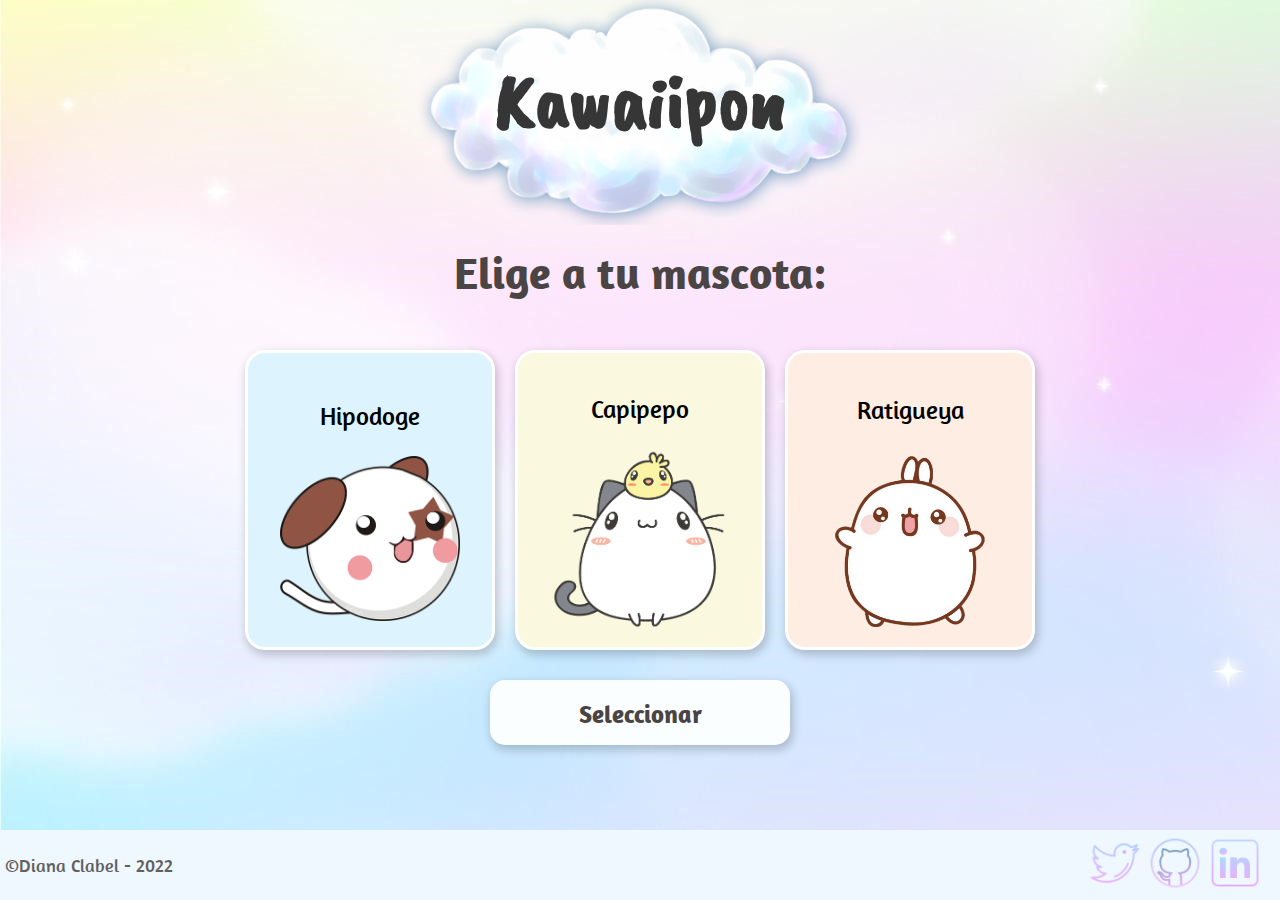
<file: mokepon/mokepon.html>
<!DOCTYPE html>
<html lang="en">
  <head>
    <meta charset="UTF-8" />
    <meta http-equiv="X-UA-Compatible" content="IE=edge" />
    <meta name="viewport" content="width=device-width, initial-scale=1.0" />
    <link rel="preconnect" href="https://fonts.googleapis.com" />
    <link rel="preconnect" href="https://fonts.gstatic.com" crossorigin />
    <link
      href="https://fonts.googleapis.com/css2?family=Amaranth&family=Caveat+Brush&display=swap"
      rel="stylesheet"
    />
    <title>Kawaiipon</title>
    <link rel="stylesheet" href="./style.css" />
  </head>
  <body>
    <section id="seleccionar-mascota">
      <h1 class="titulo">Kawaiipon</h1>
      <h2 class="subtitulo">Elige a tu mascota:</h2>
      <div class="contenedor_mascota--jugador">
        <!--en este input  debemos ponerle un atributo name para encapsularlo en un grupo "mascota"-->
        <input type="radio" name="mascota" id="hipodoge" />
        <label class="tarjeta-de-mokepon imagen-1" for="hipodoge">
          <p class="titulo-tarjeta">Hipodoge</p>
          <div class="contenedor_imagen">
            <img src="./assets/imagen/imagen-2.png" alt="hipodogue" />
          </div>
        </label>

        <input type="radio" name="mascota" id="capipepo" />
        <label class="tarjeta-de-mokepon imagen-2" for="capipepo">
          <p class="titulo-tarjeta">Capipepo</p>
          <div class="contenedor_imagen">
            <img src="./assets/imagen/imagen-3.com.png" alt="capipepo" />
          </div>
        </label>

        <input type="radio" name="mascota" id="ratigueya" />
        <label class="tarjeta-de-mokepon imagen-3" for="ratigueya">
          <p class="titulo-tarjeta">Ratigueya</p>
          <div class="contenedor_imagen">
            <img src="./assets/imagen/imagen-1.png" alt="ratigueya" />
          </div>
        </label>
        <input type="radio" name="mascota" id="ratigueya" />
      </div>
      <div class="contenedor__btn">
        <button class="boton_mascota--seleccionar" id="boton-mascota">
          Seleccionar
        </button>
      </div>
    </section>
    <!--parte dos-->
    <section id="seleccionar-ataque">
      <h1 class="titulo">Kawaiipon</h1>
      <h2 class="subtitulo">Elige tu ataque:</h2>
      <div>
        <button class="btn__ataque" id="boton-fuego">
          <div class="items-ataque">
            <p>Rayos de sol</p>
            <img
              src="./assets/imagen/sol.png"
              width="100px"
              alt="Rayos de sol"
            />
          </div>
        </button>
        <button class="btn__ataque" id="boton-agua">
          <div class="items-ataque">
            <p>gotas de lluvia</p>
            <img
              src="./assets/imagen/lluvia.png"
              width="80px"
              alt="imagen de gotas de lluvia"
            />
          </div>
        </button>
        <button class="btn__ataque" id="boton-tierra">
          <div class="items-ataque">
            <p>Tormenta de arena</p>
            <img
              src="./assets/imagen/arena.png"
              width="100px"
              alt="Tormenta de arena"
            />
          </div>
        </button>
      </div>

      <div id="mensajes">
        <p id="resultado">Comienza el combate</p>
        <section id="reiniciar">
          <button id="boton-reiniciar">Reiniciar</button>
        </section>
      </div>

      <div class="ataques">
        <div class="contenedor-jugador">
          <p id="mascota-jugador" class="titulo-mascota__selecionado"></p>
          <div
            id="contenedor-imagen-jugador"
            class="contenedor-imagen__seleccionado"
          ></div>
          <p id="vidas-jugador" class="vidas-jugador">💗💗💗</p>
          <div id="ataque-del-jugador"></div>
        </div>
        <div class="contenedor-enemigo">
          <p id="mascota-enemigo" class="titulo-mascota__selecionado"></p>
          <div
            id="contenedor-imagen-enemigo"
            class="contenedor-imagen__seleccionado"
          ></div>
          <p id="vidas-enemigo" class="vidas-enemigo">💗💗💗</p>
          <div id="ataque-del-enemigo"></div>
        </div>
      </div>
    </section>
    <!--el codigo basico se llma el andamio o el scaffolding-->
    <footer class="footer" id="footer">
      <p>©Diana Clabel - 2022</p>
      <ul class="redes-sociales">
        <li>
          <a href="/"
            ><img class="image" src="./assets/imagen/twiter.png" alt="twiter"
          /></a>
        </li>
        <li>
          <a href="https://github.com/dianaclabel"
            ><img class="image" src="./assets/imagen/github.png" alt="git hub"
          /></a>
        </li>
        <li>
          <a href="https://www.linkedin.com/in/diana-clabel-huaman-3752a917a/"
            ><img
              class="image"
              src="./assets/imagen/linkedin.png"
              alt="linkedin"
          /></a>
        </li>
      </ul>
    </footer>
    <!--el punto representa que el archivo nuevo o el que buscamos esta en la misma carpeta  que este archivo-->
    <script src="./js/mokepon.js"></script>
  </body>
</html>
</file>
<file: mokepon/style.css>
* {
  box-sizing: border-box;
  margin: 0;
  padding: 0;
}
body {
  background-image: url("./assets/imagen/fondo-kwai.jpg");
  width: 100vw;
}

.titulo,
.subtitulo {
  width: 100vw;
  padding: 20px;
  text-align: center;
}

.titulo {
  font-family: "Caveat Brush", cursive;
  font-size: 80px;
  color: rgb(54, 54, 54);
  background-image: url(./assets/imagen/nube.png);
  background-size: 450px;
  background-repeat: no-repeat;
  background-position: center;
  height: 25vh;
  padding: 50px;
}

.subtitulo {
  font-size: 45px;
  font-family: "Amaranth", sans-serif;
  color: #4a4444;
}

.contenedor_mascota--jugador {
  align-items: center;
  display: flex;
  height: 40vh;
  justify-content: center;
}

.tarjeta-de-mokepon {
  align-items: center;
  border-radius: 20px;
  box-shadow: 2px 4px 10px 1px rgb(0 0 0 / 20%);
  border: white solid 3px;
  box-sizing: border-box;
  display: flex;
  flex-direction: column;
  height: 300px;
  justify-content: center;
  margin: 10px;
  padding: 10px;
  width: 250px;
}

.tarjeta-de-mokepon:hover {
  opacity: 0.7;
}

.contenedor_imagen img {
  width: 180px;
}
.imagen-1 {
  background-color: #ddf4ff;
}

.imagen-2 {
  background-color: #faf8df;
}
.imagen-3 {
  background-color: #feede3;
}

.titulo-tarjeta {
  font-family: "Amaranth", sans-serif;
  font-size: 25px;
  margin: 10px;
  padding: 15px;
}
input {
  display: none;
}

.contenedor__btn {
  text-align: center;
}
.boton_mascota--seleccionar {
  font-size: 25px;
  font-family: "Amaranth", sans-serif;
  color: #4a4444;
  font-weight: 600;
  border-radius: 15px;
  height: 65px;
  padding: 18px;
  width: 300px;
  background-color: #fbfeff;
  border: none;
  box-shadow: 2px 4px 10px 1px rgb(0 0 0 / 20%);
  cursor: pointer;
}

/*selccionar ataque*/
#seleccionar-ataque {
  flex-direction: column;
  justify-content: center;
  align-items: center;
}

.btn__ataque {
  border-radius: 20px;
  box-shadow: 2px 4px 10px 1px rgb(0 0 0 / 20%);
  border: none;
  box-sizing: border-box;
  font-size: 25px;
  font-family: "Amaranth", sans-serif;
  color: #4a4444;
  width: 250px;
  height: 140px;
  padding: 20px;
  margin: 10px;
  background-color: #f1f5ff;
  cursor: pointer;
}
.btn__ataque:hover {
  opacity: 0.7;
}
.items-ataque {
  display: flex;
  align-items: center;
  justify-content: center;
}

#mensajes {
  font-family: "Amaranth", sans-serif;
  font-size: 30px;
  width: 500px;
  height: 150px;
  background-color: #faecf2;
  border: 4px solid white;
  display: flex;
  padding: 20px;
  margin-top: 20px;
  border-radius: 15px;
  justify-content: center;
  align-items: center;
  flex-direction: column;
  color: #4a4444;
}

#boton-reiniciar {
  border: none;
  color: #4a4444;
  font-size: 25px;
  font-family: "Amaranth", sans-serif;
  margin-top: 20px;
  padding: 10px;
  width: 150px;
  border-radius: 20px;
  background-color: #f1f5ff;
  box-shadow: 2px 4px 10px 1px rgb(0 0 0 / 20%);
}
.ataques {
  margin: 2rem;
  display: grid;
  grid-template-columns: repeat(2, 1fr);
  gap: 100px;
}

.contenedor-jugador {
  grid-column: 1 / 2;
}

.contenedor-enemigo {
  grid-column: 2/3;
}

.contenedor-jugador,
.contenedor-enemigo {
  width: 300px;
  font-family: "Amaranth", sans-serif;
  font-size: 20px;
  display: flex;
  flex-direction: column;
  justify-content: center;
  align-items: center;
  background-color: #f1f5ff;
  border-radius: 15px;
  padding: 20px;
  opacity: 0.9;
  margin: 20px;
  box-shadow: 2px 4px 10px 1px rgb(0 0 0 / 20%);
}

.contenedor-imagen__seleccionado {
  width: 250px;
  height: 250px;
  background-color: #faecf2;
  border-radius: 50%;
  display: flex;
  justify-content: center;
  align-items: center;
  margin: 20px;
  box-shadow: 2px 4px 10px 1px rgb(0 0 0 / 20%);
}

.imagen__seleccionado {
  width: 150px;
}

.titulo-mascota__selecionado {
  font-size: 25px;
}

.vidas-jugador,
.vidas-enemigo {
  width: 100%;
  margin: 10px;
  text-align: center;
}

.footer {
  background-color: aliceblue;
  display: flex;
  justify-content: space-between;
  width: 100%;
  height: 70px;
  position: fixed;
  bottom: 0;
  padding: 5px;
  align-items: center;
  font-size: 18px;
  font-family: "Amaranth", sans-serif;
  color: rgb(98, 95, 95);
}

.footer .redes-sociales {
  display: flex;
  list-style: none;
  padding: 10px;
  margin-left: 10px;
}

.footer .image {
  width: 60px;
}

@media screen and (max-width: 390px) {
  .titulo {
    font-size: 60px;
    background-size: 320px;
    padding-top: 55px;
  }

  .subtitulo {
    font-size: 36px;
    padding: 10px;
  }

  .contenedor_mascota--jugador {
    flex-direction: column;
    height: auto;
  }

  .tarjeta-de-mokepon {
    height: 250px;
    width: 220px;
  }

  .contenedor_imagen img {
    width: 130px;
  }

  .boton_mascota--seleccionar {
    width: 230px;
    border-radius: 10px;
    margin: 20px;
    font-size: 23px;
  }
  .btn__ataque {
    display: block;
    width: 280px;
    padding: 8px;
    margin: 18px;
  }

  #mensajes {
    width: 320px;
    font-size: 23px;
    height: 130px;
  }

  #boton-reiniciar {
    font-size: 20px;
  }

  .ataques {
    margin-top: 10px;
    gap: 0;
  }

  .contenedor-jugador,
  .contenedor-enemigo {
    width: 155px;
    margin: 10px;
    padding: 13px;
    font-size: 14px;
  }
  .titulo-mascota__selecionado {
    font-size: 22px;
  }

  .contenedor-imagen__seleccionado {
    width: 130px;
    height: 130px;
  }

  .imagen__seleccionado {
    width: 80px;
  }
  .footer {
    display: none;
  }
}
</file>
